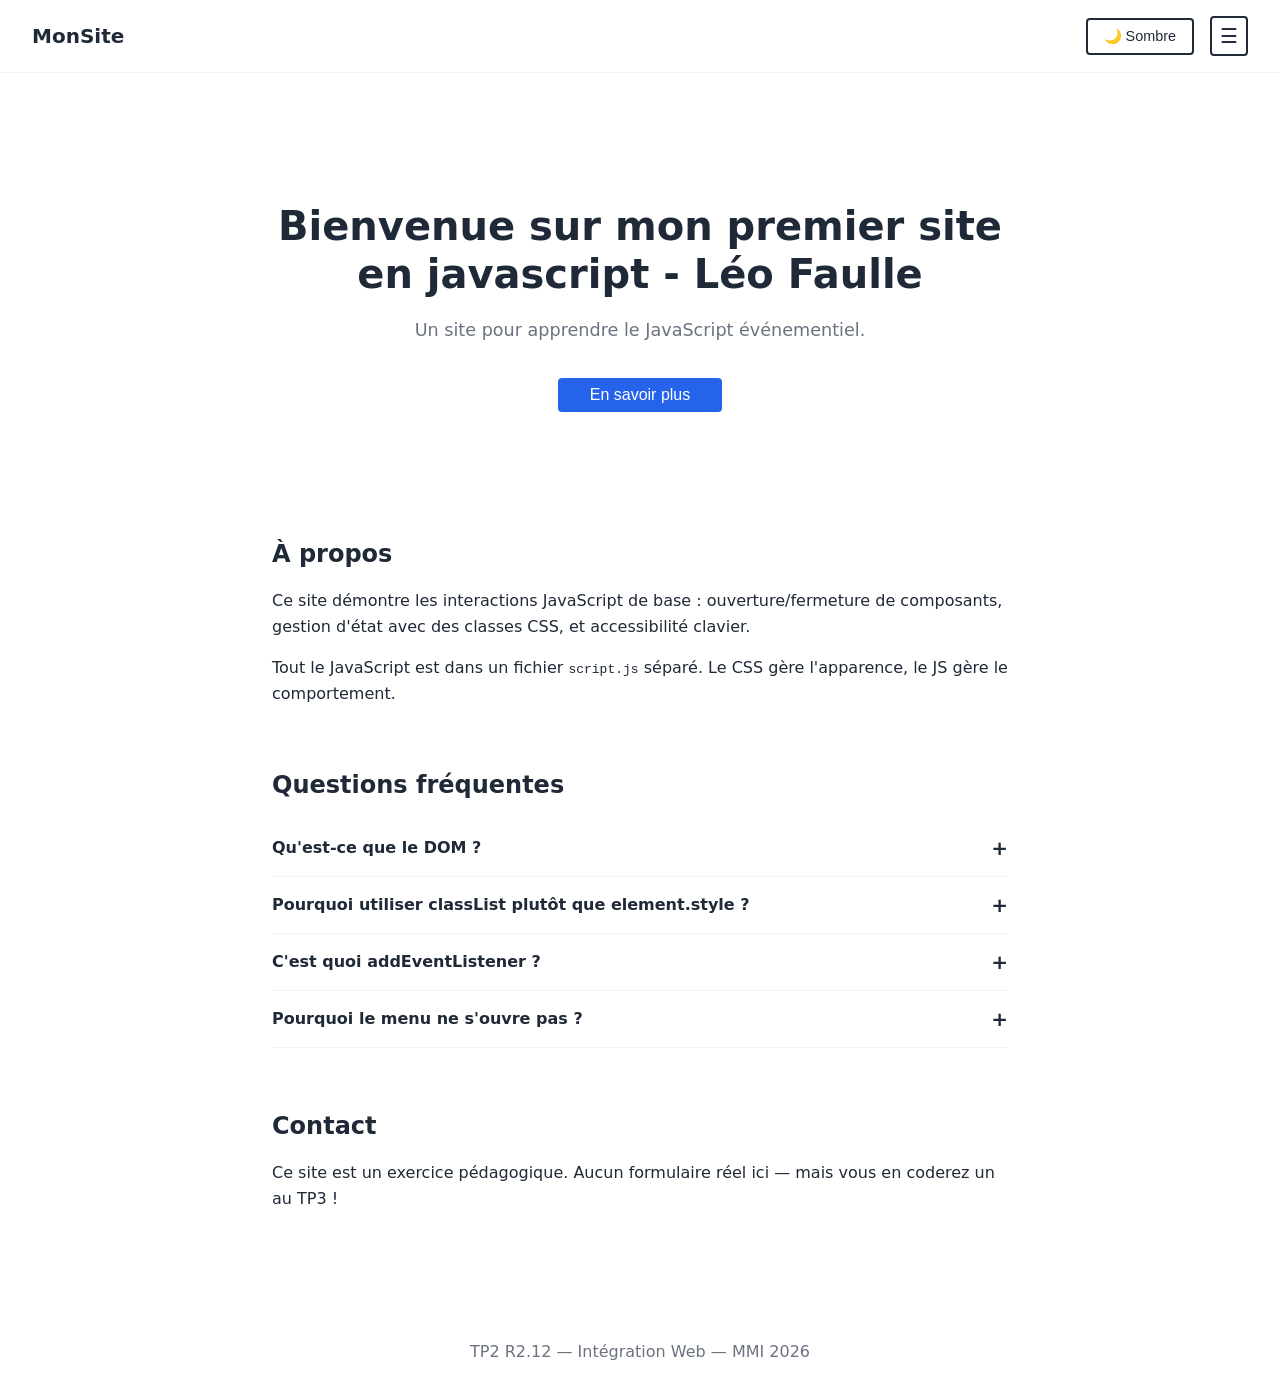
<file: TP2/index.html>
<!DOCTYPE html>
<html lang="fr">
<head>
  <meta charset="UTF-8">
  <meta name="viewport" content="width=device-width, initial-scale=1.0">
  <title>TP2 — JavaScript événementiel</title>
  <style>
    /* ================================
       VARIABLES
       ================================ */
    :root {
      --color-primary: #2563eb;
      --color-text: #1f2937;
      --color-text-light: #6b7280;
      --color-bg: #ffffff;
      --color-bg-alt: #f3f4f6;
      --color-overlay: rgba(0, 0, 0, 0.5);
      --font-base: system-ui, -apple-system, sans-serif;
      --space-sm: 0.5rem;
      --space-md: 1rem;
      --space-lg: 2rem;
      --space-xl: 4rem;
    }

    /* ================================
       THÈME SOMBRE (bonus)
       ================================ */
    .dark {
      --color-primary: #60a5fa;
      --color-text: #e5e7eb;
      --color-text-light: #9ca3af;
      --color-bg: #111827;
      --color-bg-alt: #1f2937;
      --color-overlay: rgba(0, 0, 0, 0.7);
    }

    /* ================================
       BASE
       ================================ */
    *, *::before, *::after {
      box-sizing: border-box;
    }

    body {
      font-family: var(--font-base);
      line-height: 1.6;
      color: var(--color-text);
      background-color: var(--color-bg);
      margin: 0;
      transition: background-color 0.3s, color 0.3s;
    }

    h1, h2, h3 { line-height: 1.2; }

    a {
      color: var(--color-primary);
      text-decoration: none;
    }

    a:hover { text-decoration: underline; }

    /* ================================
       HEADER + NAVIGATION
       ================================ */
    header {
      display: flex;
      justify-content: space-between;
      align-items: center;
      padding: var(--space-md) var(--space-lg);
      border-bottom: 1px solid var(--color-bg-alt);
    }

    .logo {
      font-weight: bold;
      font-size: 1.25rem;
      color: var(--color-text);
      text-decoration: none;
    }

    .header-right {
      display: flex;
      align-items: center;
      gap: var(--space-md);
    }

    /* Bouton menu burger */
    .menu-btn {
      display: none;
      background: none;
      border: 2px solid var(--color-text);
      border-radius: 0.25rem;
      color: var(--color-text);
      font-size: 1.25rem;
      padding: var(--space-sm);
      cursor: pointer;
      line-height: 1;
    }

    /* Bouton thème */
    #theme-toggle {
      background: none;
      border: 2px solid var(--color-text);
      border-radius: 0.25rem;
      color: var(--color-text);
      padding: var(--space-sm) var(--space-md);
      cursor: pointer;
      font-size: 0.9rem;
    }

    /* Navigation */
    .menu ul {
      display: flex;
      gap: var(--space-lg);
      list-style: none;
      padding: 0;
      margin: 0;
    }

    .menu a {
      color: var(--color-text);
      font-weight: 500;
    }

    /* Mobile : menu caché par défaut */
    @media (max-width: 2000px) {
      .menu-btn {
        display: block;
      }

      .menu {
        display: none;
        position: absolute;
        top: 100%;
        left: 0;
        right: 0;
        background: var(--color-bg);
        border-bottom: 1px solid var(--color-bg-alt);
        padding: var(--space-md) var(--space-lg);
        z-index: 10;
      }

      .menu.is-open {
        display: block;
      }

      .menu ul {
        flex-direction: column;
        gap: var(--space-md);
      }

      header {
        position: relative;
      }
    }

    /* ================================
       MAIN
       ================================ */
    main {
      max-width: 800px;
      margin: 0 auto;
      padding: var(--space-lg);
    }

    section {
      margin-bottom: var(--space-xl);
    }

    /* ================================
       HERO
       ================================ */
    .hero {
      text-align: center;
      padding: var(--space-xl) 0;
    }

    .hero h1 {
      font-size: 2.5rem;
      margin-bottom: var(--space-sm);
    }

    .hero p {
      color: var(--color-text-light);
      font-size: 1.1rem;
    }

    /* ================================
       BOUTON MODALE
       ================================ */
    .modal-open {
      background-color: var(--color-primary);
      color: white;
      border: none;
      padding: var(--space-sm) var(--space-lg);
      border-radius: 0.25rem;
      font-size: 1rem;
      cursor: pointer;
      margin-top: var(--space-md);
    }

    .modal-open:hover {
      opacity: 0.9;
    }

    /* ================================
       MODALE
       ================================ */
    .modal {
      display: none;
      position: fixed;
      top: 0;
      left: 0;
      width: 100%;
      height: 100%;
      background: var(--color-overlay);
      z-index: 100;
      justify-content: center;
      align-items: center;
    }

    .modal.is-visible {
      display: flex;
    }

    .modal-content {
      background: var(--color-bg);
      border-radius: 0.5rem;
      padding: var(--space-lg);
      max-width: 500px;
      width: 90%;
      position: relative;
    }

    .modal-content h2 {
      margin-top: 0;
    }

    .modal-close {
      position: absolute;
      top: var(--space-md);
      right: var(--space-md);
      background: none;
      border: none;
      font-size: 1.5rem;
      cursor: pointer;
      color: var(--color-text);
      line-height: 1;
    }

    /* ================================
       ACCORDÉON FAQ
       ================================ */
    .faq-item {
      border-bottom: 1px solid var(--color-bg-alt);
    }

    .faq-question {
      width: 100%;
      background: none;
      border: none;
      text-align: left;
      padding: var(--space-md) 0;
      font-size: 1rem;
      font-weight: 600;
      color: var(--color-text);
      cursor: pointer;
      display: flex;
      justify-content: space-between;
      align-items: center;
      font-family: var(--font-base);
    }

    .faq-question::after {
      content: '+';
      font-size: 1.25rem;
      transition: transform 0.2s;
    }

    .faq-answer {
      display: none;
      padding: 0 0 var(--space-md) 0;
      color: var(--color-text-light);
    }

    .faq-answer.is-visible {
      display: block;
    }

    /* ================================
       FOCUS VISIBLE
       ================================ */
    :focus-visible {
      outline: 2px solid var(--color-primary);
      outline-offset: 2px;
    }
  </style>
</head>
<body>

  <!-- ================================
       HEADER + NAVIGATION
       ================================ -->
  <header>
    <a href="#" class="logo">MonSite</a>
    <div class="header-right">
      <button id="theme-toggle">🌙 Sombre</button>
      <button class="menu-btn" aria-expanded="false">☰</button>
    </div>
    <nav class="menu">
      <ul>
        <li><a href="#accueil">Accueil</a></li>
        <li><a href="#apropos">À propos</a></li>
        <li><a href="#faq">FAQ</a></li>
        <li><a href="#contact">Contact</a></li>
      </ul>
    </nav>
  </header>

  <main>

    <!-- ================================
         HERO + BOUTON MODALE
         ================================ -->
    <section id="accueil" class="hero">
      <h1>Bienvenue sur mon premier site en javascript - Léo Faulle</h1>
      <p>Un site pour apprendre le JavaScript événementiel.</p>
      <button class="modal-open">En savoir plus</button>
    </section>

    <!-- ================================
         MODALE
         ================================ -->
    <div class="modal" aria-hidden="true">
      <div class="modal-content">
        <button class="modal-close">✕</button>
        <h2>À propos de ce site</h2>
        <p>Ce site est un exercice du TP2 R2.12. Il sert de support pour apprendre à manipuler le DOM avec JavaScript.</p>
        <p>Vous allez coder le menu burger, cette modale, et l'accordéon FAQ en JavaScript pur.</p>
        <p>↑ ↑ ↓ →</p>
      </div>
    </div>

    <!-- ================================
         SECTION À PROPOS
         ================================ -->
    <section id="apropos">
      <h2>À propos</h2>
      <p>Ce site démontre les interactions JavaScript de base : ouverture/fermeture de composants, gestion d'état avec des classes CSS, et accessibilité clavier.</p>
      <p>Tout le JavaScript est dans un fichier <code>script.js</code> séparé. Le CSS gère l'apparence, le JS gère le comportement.</p>
    </section>

    <!-- ================================
         ACCORDÉON FAQ
         ================================ -->
    <section id="faq">
      <h2>Questions fréquentes</h2>

      <div class="faq-item">
        <button class="faq-question">Qu'est-ce que le DOM ?</button>
        <div class="faq-answer">
          <p>Le DOM (Document Object Model) est la représentation de la page Web en mémoire. JavaScript peut le lire et le modifier pour créer des interactions.</p>
        </div>
      </div>

      <div class="faq-item">
        <button class="faq-question">Pourquoi utiliser classList plutôt que element.style ?</button>
        <div class="faq-answer">
          <p>Parce que le JavaScript gère le comportement et le CSS gère l'apparence. En utilisant classList, on garde chaque responsabilité à sa place.</p>
        </div>
      </div>

      <div class="faq-item">
        <button class="faq-question">C'est quoi addEventListener ?</button>
        <div class="faq-answer">
          <p>C'est la méthode qui permet de dire au navigateur : "quand tel événement arrive sur cet élément, exécute ce code". C'est le cœur du JavaScript événementiel.</p>
        </div>
      </div>

      <div class="faq-item">
        <button class="faq-question">Pourquoi le menu ne s'ouvre pas ?</button>
        <div class="faq-answer">
          <p>Probablement parce que le fichier script.js n'est pas encore lié, ou parce que le JavaScript n'est pas encore écrit. C'est votre mission !</p>
        </div>
      </div>
    </section>

    <!-- ================================
         CONTACT
         ================================ -->
    <section id="contact">
      <h2>Contact</h2>
      <p>Ce site est un exercice pédagogique. Aucun formulaire réel ici — mais vous en coderez un au TP3 !</p>
    </section>

  </main>

  <footer>
    <p style="text-align: center; padding: 1rem; color: var(--color-text-light);">TP2 R2.12 — Intégration Web — MMI 2026</p>
  </footer>

  <!-- ================================
       JAVASCRIPT : à vous de jouer !
       Créez un fichier script.js et liez-le ici.
       ================================ -->
  <!-- <script src="script.js"></script> -->
    <script src="script.js"></script>
</body>
</html>
</file>
